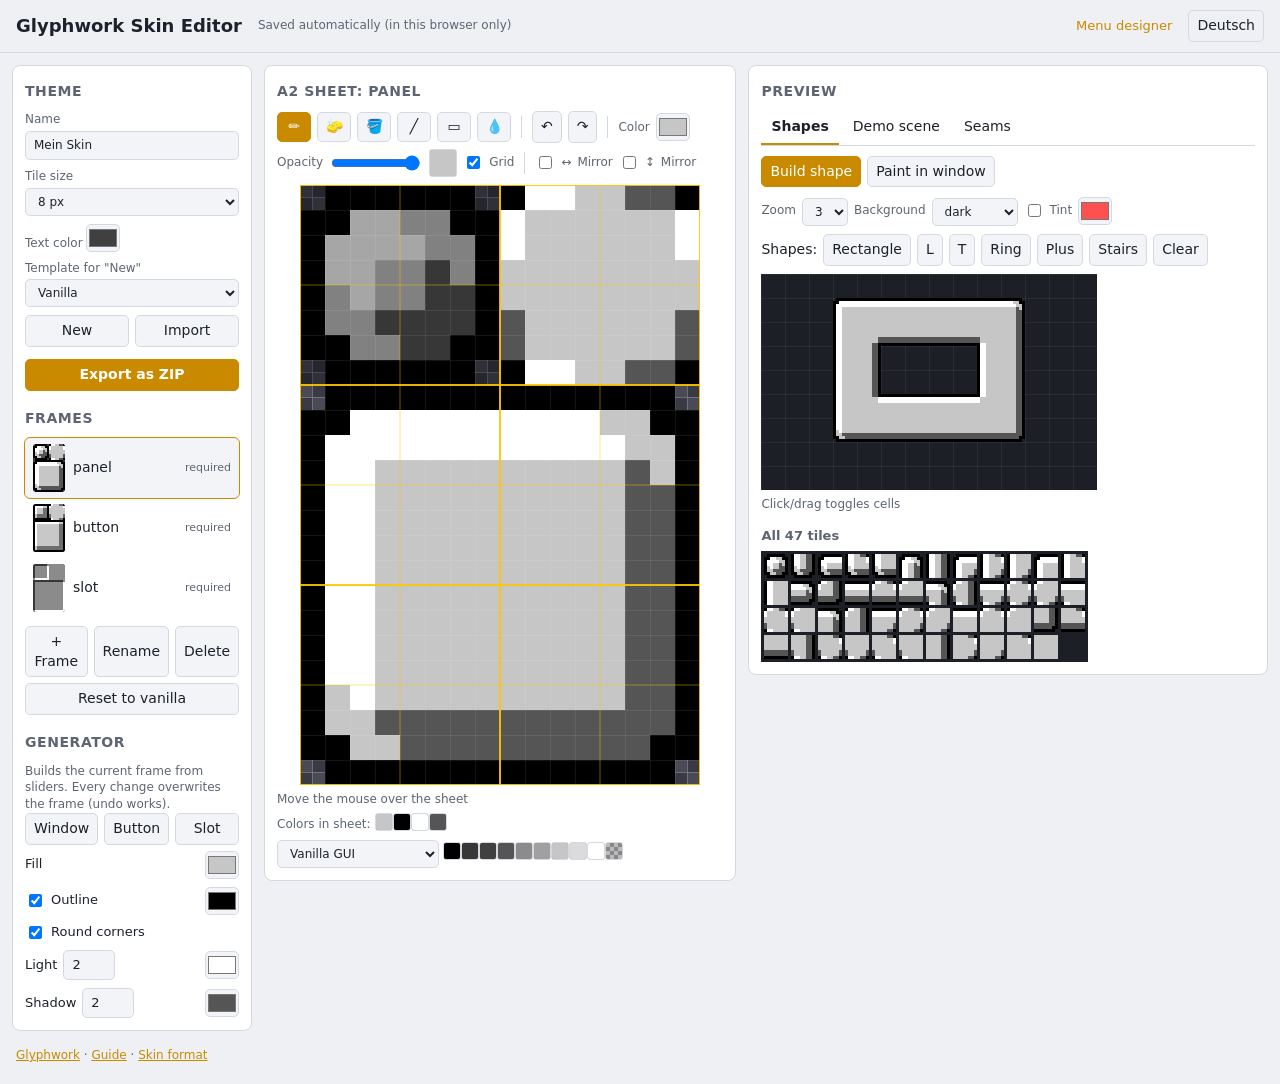
<file: editor/index.html>
<!doctype html>
<html lang="de">
<head>
  <meta charset="utf-8">
  <meta name="viewport" content="width=device-width, initial-scale=1">
  <title>Glyphwork Skin-Editor</title>
  <link rel="stylesheet" href="style.css">
  <style>.navlink { color: var(--accent); text-decoration: none; font-size: 13px; } .navlink:hover { text-decoration: underline; }</style>
</head>
<body>
<header>
  <h1 data-i18n="title">Glyphwork Skin-Editor</h1>
  <span class="saved" data-i18n="saved"></span>
  <a class="navlink" href="designer.html" data-i18n="menuDesigner">Menü-Designer</a>
  <button id="lang" class="ghost"></button>
</header>

<main>
  <aside class="panel">
    <h2 data-i18n="theme">Theme</h2>
    <label><span data-i18n="themeName">Name</span>
      <input id="themeName" type="text" maxlength="40"></label>
    <label><span data-i18n="tileSize">Kachelgröße</span>
      <select id="tileSize"></select></label>
    <label><span data-i18n="textColor">Textfarbe</span>
      <input id="textColor" type="color" value="#404040" data-i18n-title="textColorHint"></label>
    <label><span data-i18n="template">Vorlage für „Neu“</span>
      <select id="template"></select></label>
    <div class="row">
      <button id="newTheme" data-i18n="newTheme">Neu</button>
      <button id="importBtn" data-i18n="importBtn" data-i18n-title="importHint">Importieren</button>
      <input id="importFile" type="file" accept=".zip,.png" hidden>
    </div>
    <button id="exportBtn" class="primary" data-i18n="exportBtn">Als ZIP exportieren</button>

    <h2 data-i18n="frames">Rahmen</h2>
    <ul id="frames"></ul>
    <div class="row wrap">
      <button id="addFrame" data-i18n="addFrame">+ Rahmen</button>
      <button id="renameFrame" data-i18n="renameFrame">Umbenennen</button>
      <button id="deleteFrame" data-i18n="deleteFrame">Löschen</button>
      <button id="resetFrame" data-i18n="resetFrame">Auf Vanilla zurücksetzen</button>
    </div>

    <h2 data-i18n="generator">Generator</h2>
    <p class="hint" data-i18n="genHint"></p>
    <div class="row wrap" id="genPresets">
      <button data-gen="panel" data-i18n="genPanel">Fenster</button>
      <button data-gen="button" data-i18n="genButton">Button</button>
      <button data-gen="slot" data-i18n="genSlot">Slot</button>
    </div>
    <div class="gen">
      <label class="inline"><span data-i18n="genFill">Füllung</span> <input id="genFill" type="color"></label>
      <label class="inline"><input id="genOutlineOn" type="checkbox"> <span data-i18n="genOutline">Umriss</span> <input id="genOutline" type="color"></label>
      <label class="inline"><input id="genRound" type="checkbox"> <span data-i18n="genRound">Ecken abrunden</span></label>
      <label class="inline"><span data-i18n="genLight">Licht</span> <input id="genLightW" type="number" min="0" max="6"> <input id="genLight" type="color"></label>
      <label class="inline"><span data-i18n="genShade">Schatten</span> <input id="genShadeW" type="number" min="0" max="6"> <input id="genShade" type="color"></label>
    </div>
  </aside>

  <section class="panel editor">
    <h2><span data-i18n="sheet">A2-Blatt</span>: <span id="frameTitle"></span></h2>
    <div class="toolbar" id="tools">
      <button data-tool="pencil" data-i18n-title="toolPencil">✏️</button>
      <button data-tool="eraser" data-i18n-title="toolEraser">🧽</button>
      <button data-tool="fill" data-i18n-title="toolFill">🪣</button>
      <button data-tool="line" data-i18n-title="toolLine">╱</button>
      <button data-tool="rect" data-i18n-title="toolRect">▭</button>
      <button data-tool="picker" data-i18n-title="toolPicker">💧</button>
      <span class="sep"></span>
      <button id="undo" data-i18n-title="undo">↶</button>
      <button id="redo" data-i18n-title="redo">↷</button>
      <span class="sep"></span>
      <label class="inline"><span data-i18n="color">Farbe</span> <input id="color" type="color" value="#c6c6c6"></label>
      <label class="inline"><span data-i18n="alpha">Deckkraft</span> <input id="alpha" type="range" min="0" max="255" value="255"></label>
      <span id="swatch" class="swatch big"></span>
      <label class="inline"><input id="grid" type="checkbox" checked> <span data-i18n="grid">Raster</span></label>
      <span class="sep"></span>
      <label class="inline" data-i18n-title="mirrorHTitle"><input id="mirrorH" type="checkbox"> ↔ <span data-i18n="mirror">Spiegeln</span></label>
      <label class="inline" data-i18n-title="mirrorVTitle"><input id="mirrorV" type="checkbox"> ↕ <span data-i18n="mirror">Spiegeln</span></label>
    </div>
    <div class="sheetWrap" id="sheetWrap"><canvas id="sheet"></canvas></div>
    <div class="status" id="status"></div>
    <div class="paletteRow"><span data-i18n="sheetColors">Farben im Blatt:</span> <span id="palette"></span></div>
    <div class="paletteRow">
      <select id="paletteSel">
        <option value="gui" data-i18n="palGui">Vanilla-GUI</option>
        <option value="chat" data-i18n="palChat">Minecraft-Textfarben</option>
        <option value="own" data-i18n="palOwn">Eigene</option>
      </select>
      <span id="paletteSwatches"></span>
      <button id="paletteAdd" class="small" data-i18n-title="palAddTitle">+</button>
    </div>
  </section>

  <section class="panel previewPanel">
    <h2 data-i18n="preview">Vorschau</h2>
    <div class="tabs">
      <button data-tab="shapes" class="active" data-i18n="tabShapes">Formen</button>
      <button data-tab="demo" data-i18n="tabDemo">Demo-Szene</button>
      <button data-tab="seams" data-i18n="tabSeams">Nähte</button>
    </div>
    <div class="toolbar tab-shapes">
      <button id="modeShape" class="active" data-i18n="modeShape">Form bauen</button>
      <button id="modePaint" data-i18n="modePaint">Im Fenster malen</button>
    </div>
    <div class="toolbar">
      <label class="inline"><span data-i18n="zoom">Zoom</span>
        <select id="zoom"><option>1</option><option>2</option><option selected>3</option><option>4</option></select></label>
      <label class="inline"><span data-i18n="background">Hintergrund</span>
        <select id="bg">
          <option value="dark" data-i18n="bgDark">dunkel</option>
          <option value="light" data-i18n="bgLight">hell</option>
          <option value="checker" data-i18n="bgChecker">kariert</option>
        </select></label>
      <label class="inline"><input id="tintOn" type="checkbox"> <span data-i18n="tint">Einfärben</span></label>
      <input id="tint" type="color" value="#ff5050">
    </div>
    <div class="toolbar tab-shapes" id="presets"><span data-i18n="presets">Formen:</span></div>
    <div class="tab-shapes">
      <div class="previewWrap"><canvas id="preview"></canvas></div>
      <p class="hint" id="previewStatus"></p>
      <h3 data-i18n="allTiles">Alle 47 Kacheln</h3>
      <canvas id="tiles"></canvas>
    </div>
    <div class="tab-demo" hidden>
      <div class="previewWrap"><canvas id="demo"></canvas></div>
      <p class="hint" data-i18n="demoHint"></p>
    </div>
    <div class="tab-seams" hidden>
      <p class="hint" data-i18n="seamsHint"></p>
      <button id="seamTest" data-i18n="seamTest">Testform mit allen Übergängen anzeigen</button>
      <div id="seamList"></div>
    </div>
  </section>
</main>

<footer>
  <a href="https://github.com/flyingfinger1/Glyphwork">Glyphwork</a> ·
  <a href="https://github.com/flyingfinger1/Glyphwork/blob/main/docs/skin-editor.md" data-i18n="guide">Anleitung</a> ·
  <a href="https://github.com/flyingfinger1/Glyphwork/blob/main/docs/skin-format.md" data-i18n="format">Skin-Format</a>
</footer>

<div id="toast" role="status"></div>
<script type="module" src="js/main.js"></script>
</body>
</html>
</file>
<file: editor/style.css>
:root {
  --bg: #15171c;
  --panel: #1f232b;
  --panel-2: #282d37;
  --text: #e6e8ee;
  --muted: #9aa1ae;
  --accent: #f0b429;
  --accent-text: #1b1405;
  --border: #353b47;
  --danger: #e5534b;
  color-scheme: dark;
}

@media (prefers-color-scheme: light) {
  :root {
    --bg: #eef0f4;
    --panel: #ffffff;
    --panel-2: #f2f4f8;
    --text: #1d2129;
    --muted: #5d6573;
    --accent: #c98a00;
    --accent-text: #ffffff;
    --border: #d4d8e0;
    color-scheme: light;
  }
}

* { box-sizing: border-box; }

body {
  margin: 0;
  background: var(--bg);
  color: var(--text);
  font: 14px/1.4 system-ui, -apple-system, "Segoe UI", sans-serif;
}

header {
  display: flex;
  align-items: center;
  gap: 16px;
  padding: 10px 16px;
  border-bottom: 1px solid var(--border);
}

header h1 { font-size: 18px; margin: 0; }
header .saved { color: var(--muted); font-size: 12px; flex: 1; }

main {
  display: grid;
  grid-template-columns: 240px minmax(320px, 1fr) minmax(320px, 1.1fr);
  gap: 12px;
  padding: 12px;
  align-items: start;
}

@media (max-width: 1100px) {
  main { grid-template-columns: 1fr; }
}

.panel {
  background: var(--panel);
  border: 1px solid var(--border);
  border-radius: 8px;
  padding: 12px;
  min-width: 0;
}

h2 { font-size: 14px; margin: 4px 0 10px; text-transform: uppercase; letter-spacing: .04em; color: var(--muted); }
h2 + h2, .panel h2:not(:first-child) { margin-top: 18px; }
h3 { font-size: 13px; color: var(--muted); margin: 14px 0 6px; }

label { display: block; margin-bottom: 8px; color: var(--muted); font-size: 12px; }
label input[type=text], label select { display: block; width: 100%; margin-top: 3px; }
label.inline { display: inline-flex; align-items: center; gap: 6px; margin: 0; }

input, select, button {
  font: inherit;
  color: var(--text);
  background: var(--panel-2);
  border: 1px solid var(--border);
  border-radius: 5px;
  padding: 5px 8px;
}

input[type=color] { padding: 0; width: 34px; height: 28px; }
input[type=range] { padding: 0; width: 90px; }

button { cursor: pointer; }
button:hover { border-color: var(--accent); }
button.primary { background: var(--accent); color: var(--accent-text); border-color: var(--accent); width: 100%; margin-top: 6px; font-weight: 600; }
button.ghost { background: transparent; }
button.active { background: var(--accent); color: var(--accent-text); border-color: var(--accent); }

.row { display: flex; gap: 6px; margin-bottom: 6px; }
.row > button { flex: 1; }
.row.wrap { flex-wrap: wrap; }

#frames { list-style: none; padding: 0; margin: 0 0 8px; }
#frames li {
  display: flex;
  align-items: center;
  gap: 8px;
  padding: 6px 8px;
  border-radius: 5px;
  cursor: pointer;
}
#frames li:hover { background: var(--panel-2); }
#frames li.active { background: var(--panel-2); outline: 1px solid var(--accent); }
#frames canvas { image-rendering: pixelated; width: 32px; height: 48px; border-radius: 3px; background: #3a3a44; }
#frames .badge { margin-left: auto; font-size: 11px; color: var(--muted); }

.toolbar { display: flex; flex-wrap: wrap; align-items: center; gap: 6px; margin-bottom: 8px; }
.toolbar .sep { width: 1px; height: 22px; background: var(--border); margin: 0 4px; }
.toolbar button[data-tool] { width: 34px; padding: 4px 0; }

.sheetWrap { display: flex; justify-content: center; overflow: auto; max-height: 70vh; }
canvas { image-rendering: pixelated; display: block; }
#sheet { cursor: crosshair; touch-action: none; }
.status { color: var(--muted); font-size: 12px; margin-top: 6px; min-height: 18px; }

.paletteRow { color: var(--muted); font-size: 12px; margin-top: 4px; display: flex; flex-wrap: wrap; gap: 4px; align-items: center; }
.swatch {
  display: inline-block;
  width: 18px;
  height: 18px;
  border: 1px solid var(--border);
  border-radius: 3px;
  cursor: pointer;
  background-image: conic-gradient(#888 25%, #bbb 0 50%, #888 0 75%, #bbb 0);
  background-size: 8px 8px;
  position: relative;
}
.swatch::after { content: ""; position: absolute; inset: 0; background: var(--c); border-radius: 2px; }
.swatch.big { width: 28px; height: 28px; cursor: default; }

.previewWrap { overflow: auto; max-width: 100%; }
#preview { cursor: pointer; touch-action: none; }
.hint { color: var(--muted); font-size: 12px; margin: 6px 0 0; }
#tiles { max-width: 100%; }

#toast {
  position: fixed;
  left: 50%;
  bottom: 20px;
  transform: translateX(-50%);
  background: var(--panel-2);
  border: 1px solid var(--border);
  padding: 8px 14px;
  border-radius: 6px;
  opacity: 0;
  transition: opacity .2s;
  pointer-events: none;
  max-width: calc(100vw - 32px);
}
#toast.show { opacity: 1; }
#toast.error { border-color: var(--danger); }

.gen { display: grid; gap: 8px; }
.gen label.inline { justify-content: flex-start; color: var(--text); font-size: 13px; }
.gen input[type=color] { margin-left: auto; }
.gen input[type=number] { width: 52px; }
#preview.painting { cursor: crosshair; }
#genPresets button.active { background: var(--panel-2); }

.tabs { display: flex; gap: 4px; margin-bottom: 10px; border-bottom: 1px solid var(--border); }
.tabs button { border: none; border-bottom: 2px solid transparent; border-radius: 0; background: transparent; padding: 6px 10px; }
.tabs button.active { border-bottom-color: var(--accent); color: var(--text); font-weight: 600; }
button.small { padding: 2px 8px; }
#demo { cursor: pointer; }
#seamList { display: grid; grid-template-columns: repeat(auto-fill, minmax(130px, 1fr)); gap: 8px; margin-top: 10px; }
.seam { background: var(--panel-2); border: 1px solid var(--border); border-radius: 6px; padding: 6px; cursor: pointer; font-size: 11px; color: var(--muted); text-align: center; }
.seam.active { outline: 2px solid #e040fb; }
.seam canvas { margin: 0 auto 4px; }
[hidden] { display: none !important; }
#demo, #preview { max-width: 100%; height: auto; }

footer { padding: 4px 16px 20px; color: var(--muted); font-size: 12px; }
footer a { color: var(--accent); }
</file>
